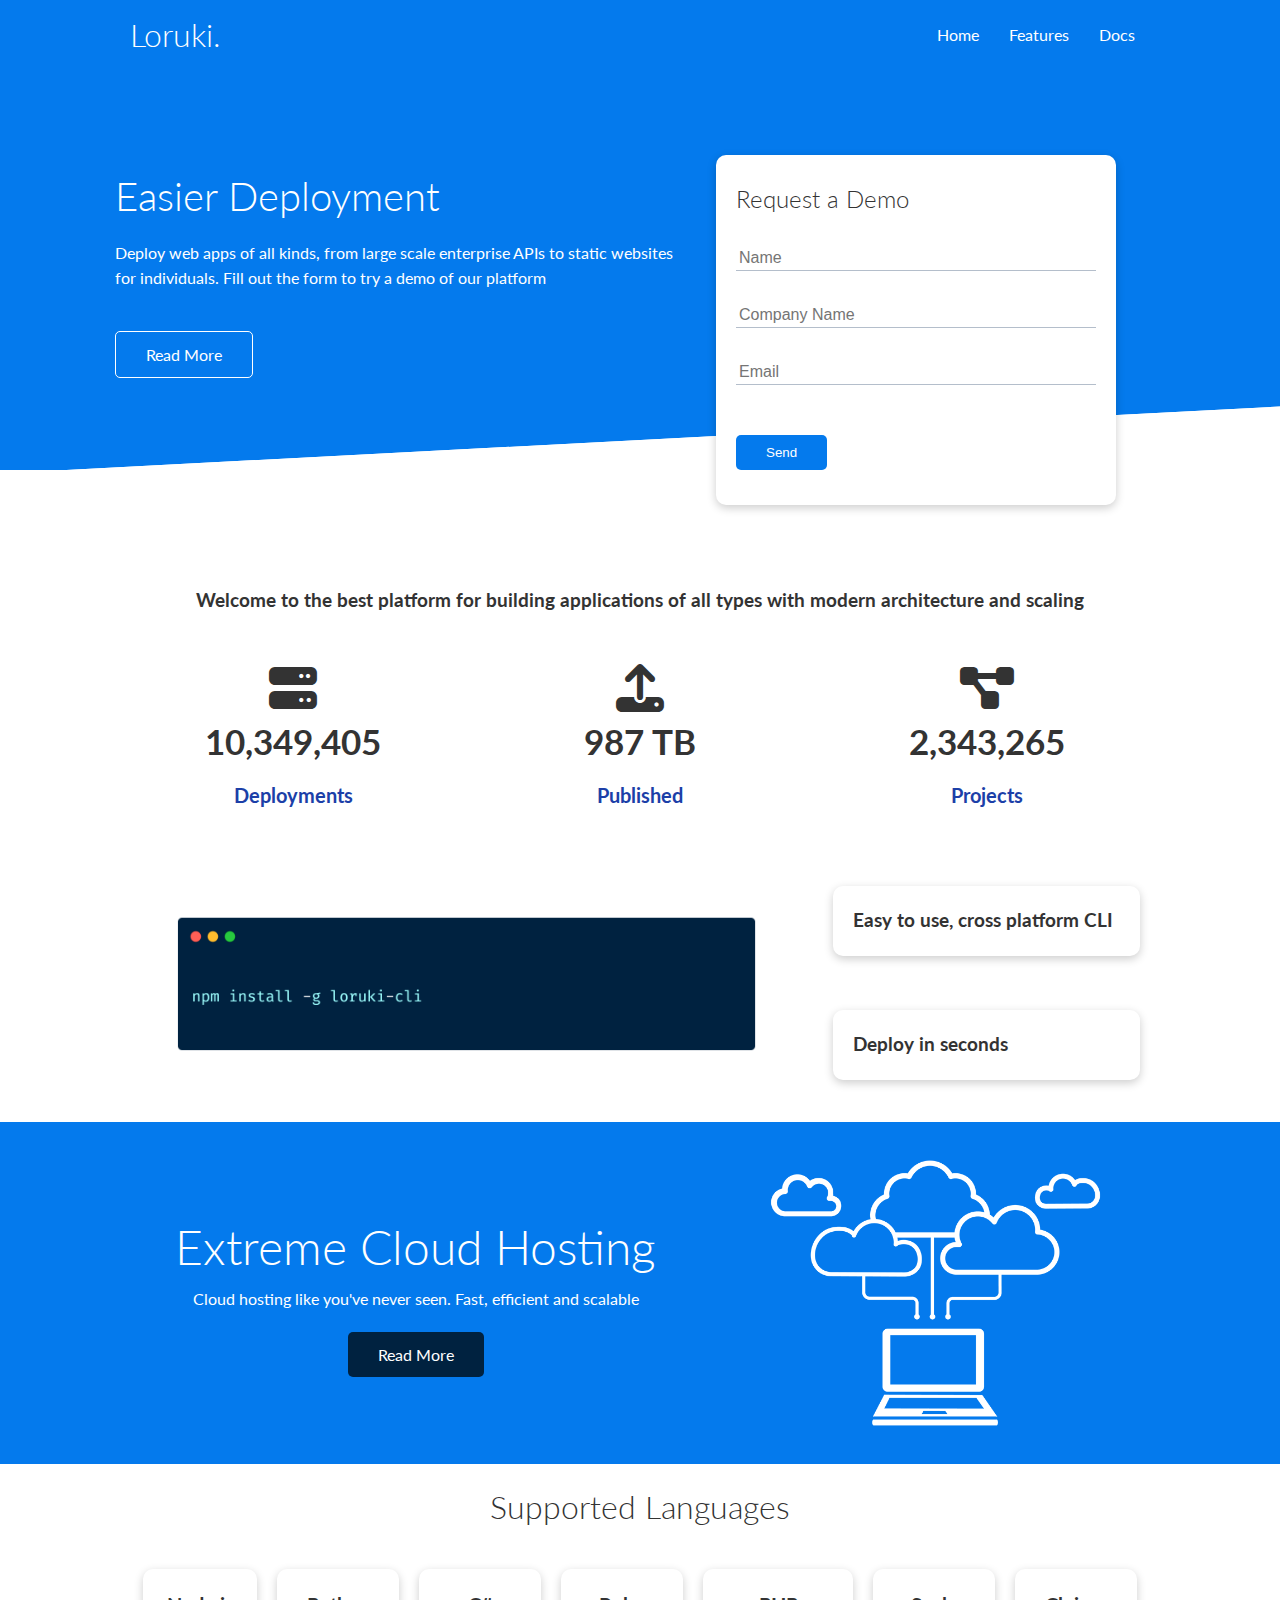
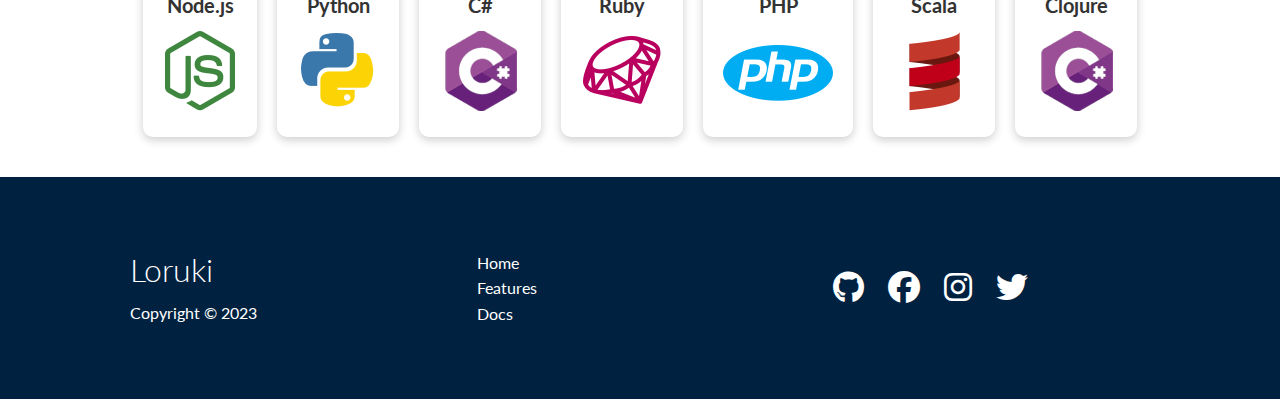
<file: index.html>
<!DOCTYPE html>
<html lang="en">
<head>
    <meta charset="UTF-8">
    <meta http-equiv="X-UA-Compatible" content="IE=edge">
    <meta name="viewport" content="width=device-width, initial-scale=1.0">
    <link rel="stylesheet" href="https://cdnjs.cloudflare.com/ajax/libs/font-awesome/6.2.1/css/all.min.css" integrity="sha512-                  
     MV7K8+y+gLIBoVD59lQIYicR65iaqukzvf/nwasF0nqhPay5w/9lJmVM2hMDcnK1OnMGCdVK+iQrJ7lzPJQd1w==" crossorigin="anonymous" referrerpolicy="no-referrer" />
    <link rel="stylesheet" href="assets/css/style.css">
    <link rel="stylesheet" href="assets/css/utilities.css">
    <title>Loruki | Cloud Hosting For Everyone</title>
</head>
<body>
    <!-- Navbar -->

    <div class="navbar">
        <div class="container flex">
            <h1 class="logo">Loruki.</h1>
            <nav>
                <ul>
                    <li><a href="index.html">Home</a></li>
                    <li><a href="features.html">Features</a></li>
                    <li><a href="docs.html">Docs</a></li>
                </ul>
            </nav>
        </div>
    </div>

    <!-- Showcase -->

    <section class="showcase">
        <div class="container grid">
            <div class="showcase-text">
                <h1>Easier Deployment</h1>
                <p>Deploy web apps of all kinds, from large scale enterprise APIs to static websites for individuals. Fill out the form to try a demo of our platform</p>
                <a href="features.html" class="btn btn-outline">Read More</a>
            </div>

            <div class="showcase-form card">
                <h2>Request a Demo</h2>
                <form>
                    <div class="form-control">
                        <input type="text" name="name" placeholder="Name" required>
                    </div>
                    <div class="form-control">
                        <input type="text" name="company" placeholder="Company Name" required>
                    </div>
                    <div class="form-control">
                        <input type="email" name="email" placeholder="Email" required>
                    </div>
                    <input type="submit" value="Send" class="btn btn-primary">
                </form>
            </div>
        </div>
    </section>

    <!-- Stats -->
    <section class="stats">
        <div class="container">
            <h3 class="stats-heading text-center my-1">
                Welcome to the best platform for building applications of all types with modern architecture and scaling
            </h3>

            <div class="grid grid-3 text-center my-4">
                <div>
                    <i class="fas fa-server fa-3x"></i>
                    <h3>10,349,405</h3>
                    <p class="text-secondary">Deployments</p>
                </div>
                <div><i class="fas fa-upload fa-3x"></i>
                    <h3>987 TB</h3>
                    <p class="text-secondary">Published</p></div>
                <div><i class="fas fa-project-diagram fa-3x"></i>
                    <h3>2,343,265</h3>
                    <p class="text-secondary">Projects</p></div>
            </div>
        </div>
    </section>

    <!-- Cli -->
    <section class="cli">
        <div class="container grid">
            <img src="assets/images/cli.png" alt="">
            <div class="card">
                <h3>Easy to use, cross platform CLI</h3>
            </div>
            <div class="card">
                <h3>Deploy in seconds</h3>
            </div>
        </div>
    </section>

    <!-- Cloud -->
    <section class="cloud bg-primary my-2 py-2">
        <div class="container grid">
            <div class="text-center">
                <h2 class="lg">Extreme Cloud Hosting</h2>
                <p2 class="lead my-1">Cloud hosting like you've never seen. Fast, efficient and scalable</p2>
                <a href="features.html" class="btn btn-dark">Read More</a>
            </div>
            <img src="assets/images/cloud.png" alt="">
        </div>
    </section>

    <!-- Languages -->
    <section class="languages">
        <h2 class="md text-center my-2">
            Supported Languages
        </h2>
        <div class="container flex">
            <div class="card">
                <h4>Node.js</h4>
                <img src="assets/logo/node.png" alt="">
            </div>
            <div class="card">
                <h4>Python</h4>
                <img src="assets/logo/python.png" alt="">
            </div>
            <div class="card">
                <h4>C#</h4>
                <img src="assets/logo/csharp.png" alt="">
            </div>
            <div class="card">
                <h4>Ruby</h4>
                <img src="assets/logo/ruby.png" alt="">
            </div>
            <div class="card">
                <h4>PHP</h4>
                <img src="assets/logo/php.png" alt="">
            </div>
            <div class="card">
                <h4>Scala</h4>
                <img src="assets/logo/scala.png" alt="">
            </div>
            <div class="card">
                <h4>Clojure</h4>
                <img src="assets/logo/csharp.png" alt="">
            </div>
        </div>
    </section>

    <!-- Footer -->
    <footer class="footer bg-dark py-5">
        <div class="container grid grid-3">
            <div>
                <h1>
                    Loruki
                </h1>
                <p>Copyright &copy; 2023</p>
            </div>
            <nav>
                <ul>
                    <li><a href="index.html">Home</a></li>
                    <li><a href="features.html">Features</a></li>
                    <li><a href="docs.html">Docs</a></li>
                </ul>
            </nav>
            <div class="social">
                <a href="#"><i class="fab fa-github fa-2x"></i></a>
                <a href="#"><i class="fab fa-facebook fa-2x"></i></a>
                <a href="#"><i class="fab fa-instagram fa-2x"></i></a>
                <a href="#"><i class="fab fa-twitter fa-2x"></i></a>
            </div>
        </div>
    </footer>
</body>
</html>
</file>
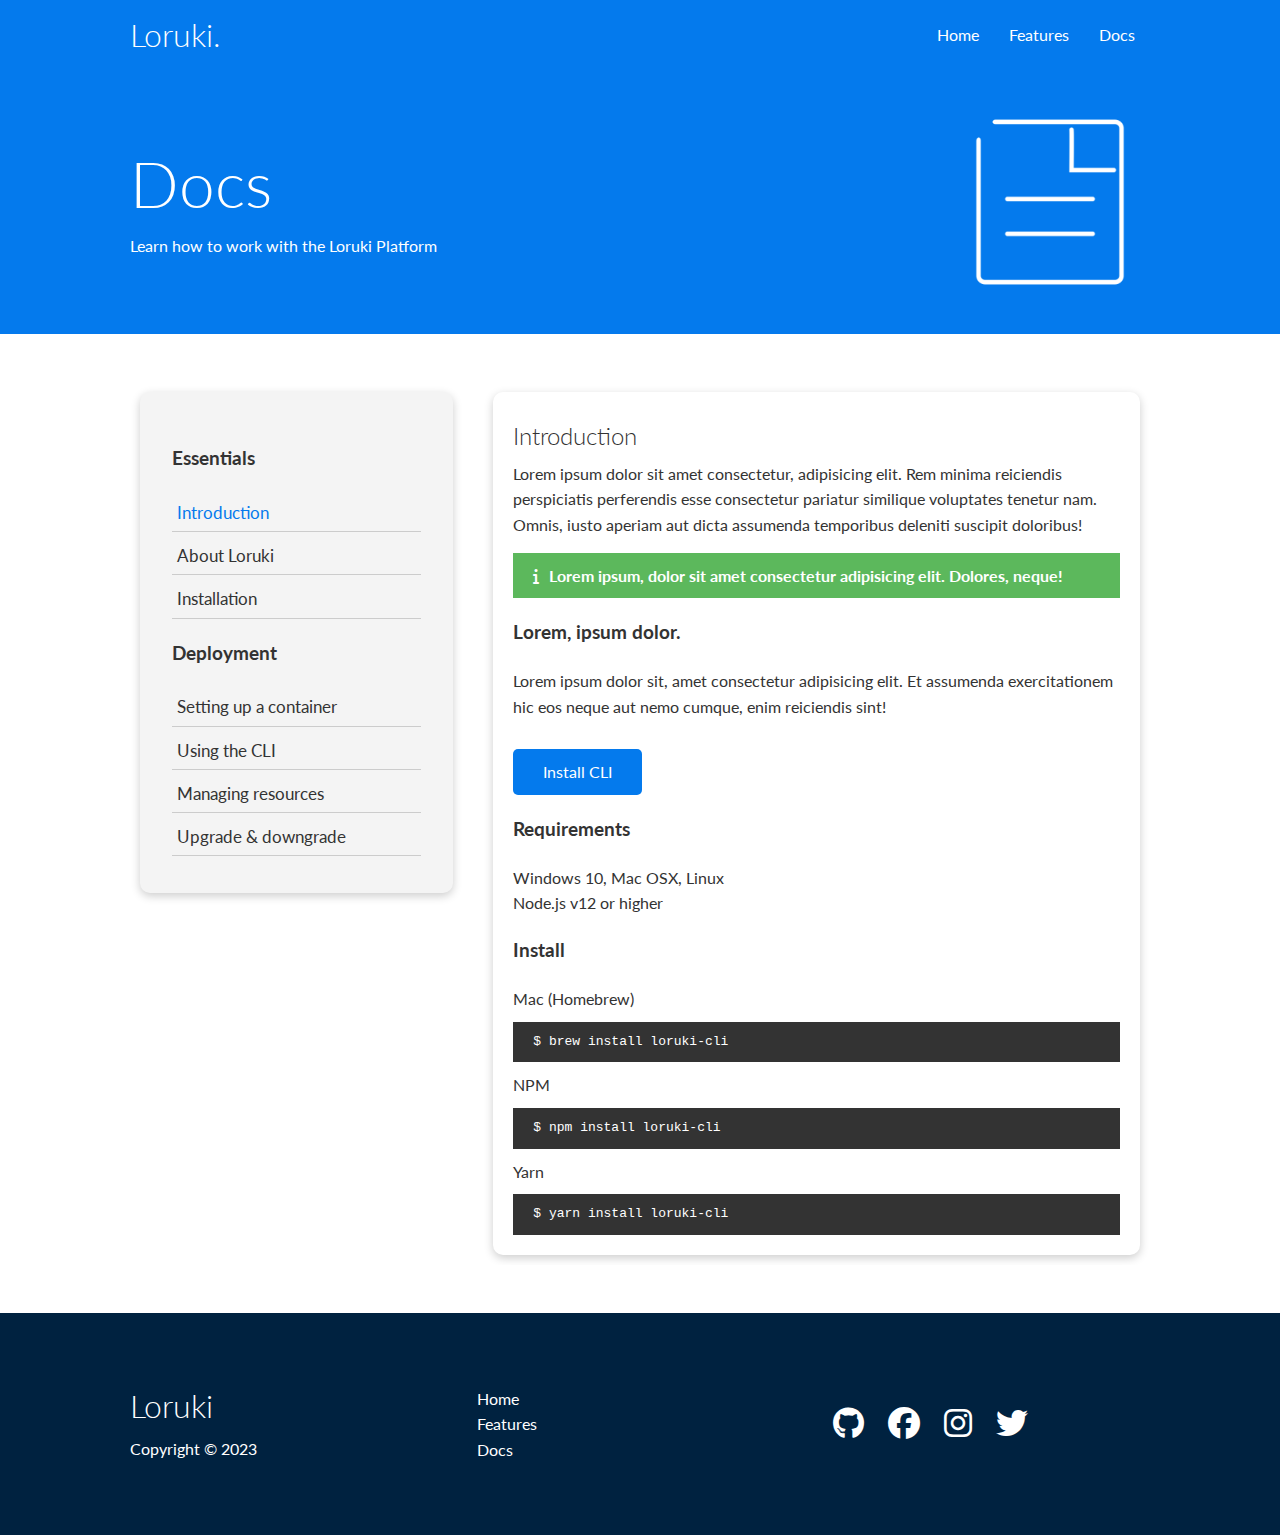
<file: docs.html>
<!DOCTYPE html>
<html lang="en">
<head>
    <meta charset="UTF-8">
    <meta http-equiv="X-UA-Compatible" content="IE=edge">
    <meta name="viewport" content="width=device-width, initial-scale=1.0">
    <link rel="stylesheet" href="https://cdnjs.cloudflare.com/ajax/libs/font-awesome/6.2.1/css/all.min.css" integrity="sha512-                  
     MV7K8+y+gLIBoVD59lQIYicR65iaqukzvf/nwasF0nqhPay5w/9lJmVM2hMDcnK1OnMGCdVK+iQrJ7lzPJQd1w==" crossorigin="anonymous" referrerpolicy="no-referrer" />
    <link rel="stylesheet" href="assets/css/style.css">
    <link rel="stylesheet" href="assets/css/utilities.css">
    <title>Loruki | Cloud Hosting For Everyone</title>
</head>
<body>
    <!-- Navbar -->

    <div class="navbar">
        <div class="container flex">
            <h1 class="logo">Loruki.</h1>
            <nav>
                <ul>
                    <li><a href="index.html">Home</a></li>
                    <li><a href="features.html">Features</a></li>
                    <li><a href="docs.html">Docs</a></li>
                </ul>
            </nav>
        </div>
    </div>

    <!-- Head -->
    <section class="docs-head bg-primary py-3">
        <div class="container grid">
            <div>
                <h1 class="xl">Docs</h1>
                <p class="lead">Learn how to work with the Loruki Platform</p>
            </div>
            <img src="assets/images/docs.png" alt="">
        </div>
    </section>

    <!-- Docs main -->
    <section class="docs-main my-4">
        <div class="container grid">
            <div class="card bg-light p-3">
                <h3 class="my-2">Essentials</h3>
                <nav>
                    <ul>
                        <li><a class="text-primary" href="#">Introduction</a></li>
                        <li><a href="#">About Loruki</a></li>
                        <li><a href="#">Installation</a></li>
                    </ul>
                </nav>

                <h3 class="my-2">Deployment</h3>
                <nav>
                    <ul>
                        <li><a href="#">Setting up a container</a></li>
                        <li><a href="#">Using the CLI</a></li>
                        <li><a href="#">Managing resources</a></li>
                        <li><a href="#">Upgrade & downgrade</a></li>
                    </ul>
                </nav>
            </div>
            <div class="card">
                <h2>Introduction</h2>
                <p>Lorem ipsum dolor sit amet consectetur, adipisicing elit. Rem minima reiciendis perspiciatis perferendis esse consectetur pariatur similique voluptates tenetur nam. Omnis, iusto aperiam aut dicta assumenda temporibus deleniti suscipit doloribus!</p>
                <div class="alert alert-success">
                    <i class="fas fa-info"></i>Lorem ipsum, dolor sit amet consectetur adipisicing elit. Dolores, neque!
                </div>
                <h3>Lorem, ipsum dolor.</h3>
                <p>Lorem ipsum dolor sit, amet consectetur adipisicing elit. Et assumenda exercitationem hic eos neque aut nemo cumque, enim reiciendis sint!</p>
                <a href="#" class="btn btn-primary">Install CLI</a>

                <h3>Requirements</h3>
                <ul>
                    <li>Windows 10, Mac OSX, Linux</li>
                    <li>Node.js v12 or higher</li>
                </ul>

                <h3>Install</h3>
                <p>Mac (Homebrew)</p>
                <pre><code>$ brew install loruki-cli</code></pre>
                <p>NPM</p>
                <pre><code>$ npm install loruki-cli</code></pre>
                <p>Yarn</p>
                <pre><code>$ yarn install loruki-cli</code></pre>
            </div>
        </div>
    </section>

    <!-- Footer -->
    <footer class="footer bg-dark py-5">
        <div class="container grid grid-3">
            <div>
                <h1>
                    Loruki
                </h1>
                <p>Copyright &copy; 2023</p>
            </div>
            <nav>
                <ul>
                    <li><a href="index.html">Home</a></li>
                    <li><a href="features.html">Features</a></li>
                    <li><a href="docs.html">Docs</a></li>
                </ul>
            </nav>
            <div class="social">
                <a href="#"><i class="fab fa-github fa-2x"></i></a>
                <a href="#"><i class="fab fa-facebook fa-2x"></i></a>
                <a href="#"><i class="fab fa-instagram fa-2x"></i></a>
                <a href="#"><i class="fab fa-twitter fa-2x"></i></a>
            </div>
        </div>
    </footer>
</body>
</html>
</file>
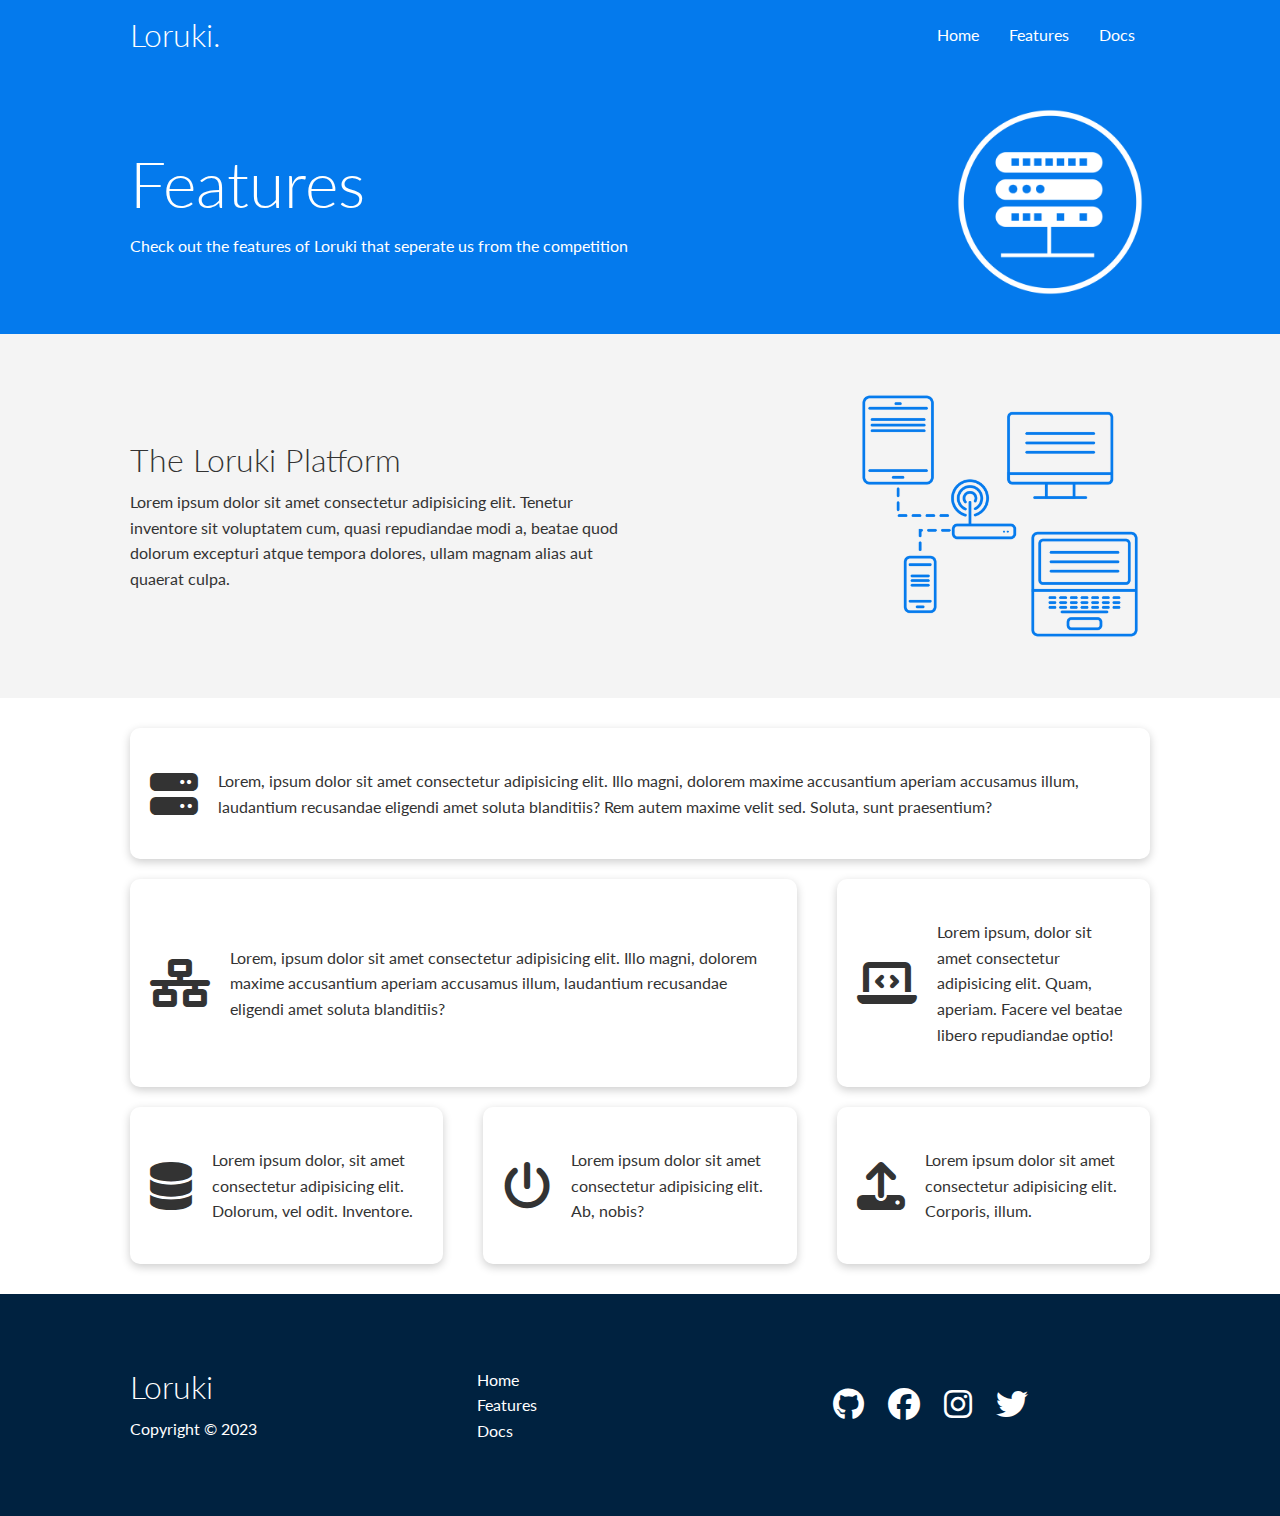
<file: features.html>
<!DOCTYPE html>
<html lang="en">
<head>
    <meta charset="UTF-8">
    <meta http-equiv="X-UA-Compatible" content="IE=edge">
    <meta name="viewport" content="width=device-width, initial-scale=1.0">
    <link rel="stylesheet" href="https://cdnjs.cloudflare.com/ajax/libs/font-awesome/6.2.1/css/all.min.css" integrity="sha512-                  
     MV7K8+y+gLIBoVD59lQIYicR65iaqukzvf/nwasF0nqhPay5w/9lJmVM2hMDcnK1OnMGCdVK+iQrJ7lzPJQd1w==" crossorigin="anonymous" referrerpolicy="no-referrer" />
    <link rel="stylesheet" href="assets/css/style.css">
    <link rel="stylesheet" href="assets/css/utilities.css">
    <title>Loruki | Cloud Hosting For Everyone</title>
</head>
<body>
    <!-- Navbar -->

    <div class="navbar">
        <div class="container flex">
            <h1 class="logo">Loruki.</h1>
            <nav>
                <ul>
                    <li><a href="index.html">Home</a></li>
                    <li><a href="features.html">Features</a></li>
                    <li><a href="docs.html">Docs</a></li>
                </ul>
            </nav>
        </div>
    </div>

    <!-- Head -->
    <section class="features-head bg-primary py-3">
        <div class="container grid">
            <div>
                <h1 class="xl">Features</h1>
                <p class="lead">Check out the features of Loruki that seperate us from the competition</p>
            </div>
            <img src="assets/images/server.png" alt="">
        </div>
    </section>

    <!-- Sub head -->
    <section class="features-sub-head bg-light py-3">
        <div class="container grid">
            <div>
                <h1 class="md">The Loruki Platform</h1>
                <p>Lorem ipsum dolor sit amet consectetur adipisicing elit. Tenetur inventore sit voluptatem cum, quasi repudiandae modi a, beatae quod dolorum excepturi atque tempora dolores, ullam magnam alias aut quaerat culpa.</p>
            </div>
            <img src="assets/images/server2.png" alt="">
        </div>
        </div>
    </section>

    <section class="features-main my2">
        <div class="container grid grid-3">
            <div class="card flex">
                <i class="fas fa-server fa-3x"></i>
                <p>Lorem, ipsum dolor sit amet consectetur adipisicing elit. Illo magni, dolorem maxime accusantium aperiam accusamus illum, laudantium recusandae eligendi amet soluta blanditiis? Rem autem maxime velit sed. Soluta, sunt praesentium?</p>
            </div>
            <div class="card flex">
                <i class="fas fa-network-wired fa-3x"></i>
                <p>Lorem, ipsum dolor sit amet consectetur adipisicing elit. Illo magni, dolorem maxime accusantium aperiam accusamus illum, laudantium recusandae eligendi amet soluta blanditiis?</p>
            </div>
            <div class="card flex">
                <i class="fas fa-laptop-code fa-3x"></i>
                <p>Lorem ipsum, dolor sit amet consectetur adipisicing elit. Quam, aperiam. Facere vel beatae libero repudiandae optio!</p>
            </div>
            <div class="card flex">
                <i class="fas fa-database fa-3x"></i>
                <p>Lorem ipsum dolor, sit amet consectetur adipisicing elit. Dolorum, vel odit. Inventore.</p>
            </div>
            <div class="card flex">
                <i class="fas fa-power-off fa-3x"></i>
                <p>Lorem ipsum dolor sit amet consectetur adipisicing elit. Ab, nobis?</p>
            </div>
            <div class="card flex">
                <i class="fas fa-upload fa-3x"></i>
                <p>Lorem ipsum dolor sit amet consectetur adipisicing elit. Corporis, illum.</p>
            </div>
        </div>
    </section>

    <!-- Footer -->
    <footer class="footer bg-dark py-5">
        <div class="container grid grid-3">
            <div>
                <h1>
                    Loruki
                </h1>
                <p>Copyright &copy; 2023</p>
            </div>
            <nav>
                <ul>
                    <li><a href="index.html">Home</a></li>
                    <li><a href="features.html">Features</a></li>
                    <li><a href="docs.html">Docs</a></li>
                </ul>
            </nav>
            <div class="social">
                <a href="#"><i class="fab fa-github fa-2x"></i></a>
                <a href="#"><i class="fab fa-facebook fa-2x"></i></a>
                <a href="#"><i class="fab fa-instagram fa-2x"></i></a>
                <a href="#"><i class="fab fa-twitter fa-2x"></i></a>
            </div>
        </div>
    </footer>
</body>
</html>
</file>
<file: assets/css/style.css>
@import url('https://fonts.googleapis.com/css2?family=Lato:wght@300&display=swap');

:root {
    --primary-color: #047aed;
    --secondary-color: #1c3fa8;
    --dark-color: #002240;
    --light-color: #f4f4f4;
    --success-color: #5cb85c;
    --error-color: #d9534f;
}

* {
    box-sizing: border-box;
    padding: 0;
    margin: 0;
}

body {
    font-family: 'Lato', sans-serif;
    color: #333;
    line-height: 1.6;
}

ul {
    list-style-type: none;
}

a {
    text-decoration: none;
    color: #333;
}

h1, h2 {
    font-weight: 300;
    line-height: 1.2;
    margin: 10px 0;
}

p {
    margin: 10px 0;
}

img {
    width: 100%;
}

code, pre {
    background-color: #333;
    color: #fff;
    padding: 10px;
}

/* Navbar */
.navbar {
    background-color: var(--primary-color);
    color: white;
    height: 70px;
}

.navbar ul {
    display: flex;
}

.navbar a {
    color: #fff;
    padding: 10px;
    margin: 0 5px;
}

.navbar a:hover {
    border-bottom: 2px #fff solid;
}

.navbar .flex {
    justify-content: space-between;
}

/* Showcase*/
.showcase {
    height: 400px;
    background-color: var(--primary-color);
    color: #fff;
    position: relative;
}

.showcase h1 {
    font-size: 40px;
}

.showcase p {
    margin: 20px 0;
}

.showcase .grid {
    overflow: visible;
    grid-template-columns: 55% 45%;
    gap: 30px;
}

.showcase-text {
    animation: slideInFromLeft 1s ease-in;
}

.showcase-form {
    position: relative;
    top: 60px;
    height: 350px;
    width: 400px;
    padding: 40px;
    z-index: 100;
    animation: slideInFromRight 1s ease-in;
}

.showcase-form .form-control {
    margin: 30px 0;
}

.showcase-form input[type='text'], 
.showcase-form input[type='email'] {
    border: 0;
    border-bottom: 1px solid #b4becb;
    width: 100%;
    padding: 3px;
    font-size: 16px;
}

.showcase-form input:focus {
    outline: none;
}

.showcase::before,
.showcase::after {
    content: '';
    position: absolute;
    height: 100px;
    bottom: -70px;
    right: 0;
    left: 0;
    background-color: #fff;
    transform: skewY(-3deg);
}

/* Stats*/
.stats {
    padding-top: 100px;
    animation: slideInFromBottom 1s ease-in;
}

.stats-heading h3{
    max-width: 500px;
    margin: auto;
}

.stats .grid h3 {
    font-size: 35px;
}

.stats .grid p {
    font-size: 20px;
    font-weight: bold;
}

/* Cli */
.cli .grid {
    grid-template-columns: repeat(3, 1fr);
    grid-template-rows: repeat(2, 1fr);
}

.cli .grid > *:first-child {
    grid-column: 1 / span 2;
    grid-row: 1 / span 2;
}

/* Cloud */
.cloud .grid {
    grid-template-columns: 4fr 3fr;
}

.btn {
    margin-top: 20px;
}

/* Languages */
.languages .flex {
    flex-wrap: wrap;
}
.languages .card {
    text-align: center;
    margin: 18px 10px 40px;
    transition: transform 0.2s ease-in;
}

.languages .card h4 {
    font-size: 20px;
    margin-bottom: 10px;
}

.languages .card:hover {
    transform: translateY(-15px);
}

/* Features */
.features-head img, .docs-head img {
    width: 200px;
    justify-self: end;
}

.features-sub-head img {
    width: 300px;
    justify-self: flex-end;
}

.features-main .card > i {
    margin-right: 20px;
}

.features-main .grid {
    padding: 30px;
}

.features-main .grid > *:first-child {
    grid-column: 1 / span 3;
}

.features-main .grid > *:nth-child(2) {
    grid-column: 1 / span 2;
}

/* Docs */
.docs-main h3 {
    margin: 20px 0;
}

.docs-main .grid {
    grid-template-columns: 1fr 2fr;
    align-items: flex-start;
}

.docs-main nav li {
    font-size: 17px;
    padding: 5px;
    margin-bottom: 5px;
    border-bottom: 1px #ccc solid;
}

.docs-main a:hover {
    font-weight: bold;
}

/* Footer */
.footer .social a {
    margin: 0 10px;
}

/* Animations */
@keyframes slideInFromLeft {
    0% {
        transform: translateX(-100%);
    }

    100% {
        transform: translateX(0);
    }
}

@keyframes slideInFromRight {
    0% {
        transform: translateX(100%);
    }

    100% {
        transform: translateX(0);
    }
}

@keyframes slideInFromTop {
    0% {
        transform: translateY(-100%);
    }

    100% {
        transform: translateX(0);
    }
}

@keyframes slideInFromBottom {
    0% {
        transform: translateY(100%);
    }

    100% {
        transform: translateX(0);
    }
}

/* Tablets and under */
@media(max-width: 768px) {
    .grid,
    .showcase .grid,
    .stats .grid,
    .cli .grid,
    .cloud .grid,
    .features-main .grid,
    .docs-main .grid {
        grid-template-columns: 1fr;
        grid-template-rows: 1fr;
    }

    .showcase {
        height: auto;
    }

    .showcase-text {
        text-align: center;
        margin-top: 40px;
        animation: slideInFromTop 1s ease-in;
    }

    .showcase-form {
        justify-self: center;
        margin: auto;
        animation: slideInFromBottom 1s ease-in;
    }

    .showcase-text {
        animation: slideInFromLeft 1s ease-in;
    }

    .cli .grid > *:first-child {
        grid-column: 1;
        grid-row: 1;
    }

    .features-head,
    .features-sub-head,
    .docs-head {
        text-align: center;
    }
    .features-head img,
    .features-sub-head img,
    .docs-head img {
        justify-self: center;
    }

    .features-main .grid > *:first-child,
    .features-main .grid > *:nth-child(2) {
        grid-column: 1;
    }
}

/* Mobile */
@media(max-width: 500px) {
    .navbar {
        height: 110px;
    }

    .navbar .flex {
        flex-direction: column;
    }

    .navbar ul {
        padding: 10px;
        background-color: rgba(0, 0, 0, 0.1);
    }
}
</file>
<file: assets/css/utilities.css>
.container {
    max-width: 1100px;
    margin: 0 auto;
    overflow: auto;
    padding: 0 40px;
}

.card {
    background-color: #fff;
    color: #333;
    border-radius: 10px;
    box-shadow: 0 3px 10px rgba(0, 0, 0, 0.2);
    padding: 20px;
    margin: 10px;
}

.btn {
    display: inline-block;
    padding: 10px 30px;
    cursor: pointer;
    background-color: var(--primary-color);
    color: #fff;
    border: none;
    border-radius: 5px;
}

.btn-outline {
    background-color: transparent;
    border: 1px #fff solid;
}

.btn:hover {
    transform: scale(0.98);
}

/* Backgrounds & colored buttons */
.bg-primary, 
.btn-primary {
    background-color: var(--primary-color);
    color: #fff;
}

.bg-secondary, 
.btn-secondary {
    background-color: var(--secondary-color);
    color: #fff;
}

.bg-dark, 
.btn-dark {
    background-color: var(--dark-color);
    color: #fff;
}

.bg-light, 
.btn-light {
    background-color: var(--light-color);
    color: #333;
}

.bg-primary a, 
.btn-primary a,
.bg-secondary a, 
.btn-secondary a,
.bg-dark a, 
.btn-dark a {
    color: #fff;
}

/* Text colors */
.text-primary {
    color: var(--primary-color);
}
 
.text-secondary {
    color: var(--secondary-color);
}

.text-dark {
    color: var(--dark-color);
}

.text-light {
    color: var(--light-color);
}

/* Text sizes */
.le ad {
    font-size: 20px;
}

.sm {
    font-size: 1rem;
}

.md {
    font-size: 2rem;
}

.lg {
    font-size: 3rem;
}

.xl{
    font-size: 4rem;
}

.text-center {
    text-align: center;
}

/* Alert */
.alert {
    background-color: var(--light-color);
    padding: 10px 20px;
    font-weight: bold;
    margin: 15px 0;
}

.alert i {
    margin-right: 10px;
}

.alert-success {
    background-color: var(--success-color);
    color: #fff;
}

.alert-error {
    background-color: var(--error-color);
    color: #fff;
}


.flex {
    display: flex;
    justify-content: center;
    align-items: center;
    height: 100%;
}

.grid {
    display: grid;
    grid-template-columns: repeat(2, 1fr);
    gap: 20px;
    justify-content: center;
    align-items: center;
    height: 100%;
}

.grid-3 {
    grid-template-columns: repeat(3, 1fr);
}

/* Margin */

.my-1 {
    margin: 1rem 0;
}

.my-2 {
    margin: 1.5rem 0;
}

.my-3 {
    margin: 2rem 0;
}

.my-4 {
    margin: 3rem 0;
}

.my-5 {
    margin: 4rem 0;
}

.m-1 {
    margin: 1rem;
}

.m-2 {
    margin: 1.5rem;
}

.m-3 {
    margin: 2rem;
}

.m-4 {
    margin: 3rem;
}

.m-5 {
    margin: 4rem;
}

/* Padding */

.py-1 {
    padding: 1rem 0;
}

.py-2 {
    padding: 1.5rem 0;
}

.py-3 {
    padding: 2rem 0;
}

.py-4 {
    padding: 3rem 0;
}

.py-5 {
    padding: 4rem 0;
}

.p-1 {
    padding: 1rem;
}

.p-2 {
    padding: 1.5rem;
}

.p-3 {
    padding: 2rem;
}

.p-4 {
    padding: 3rem;
}

.p-5 {
    padding: 4rem;
}
</file>
